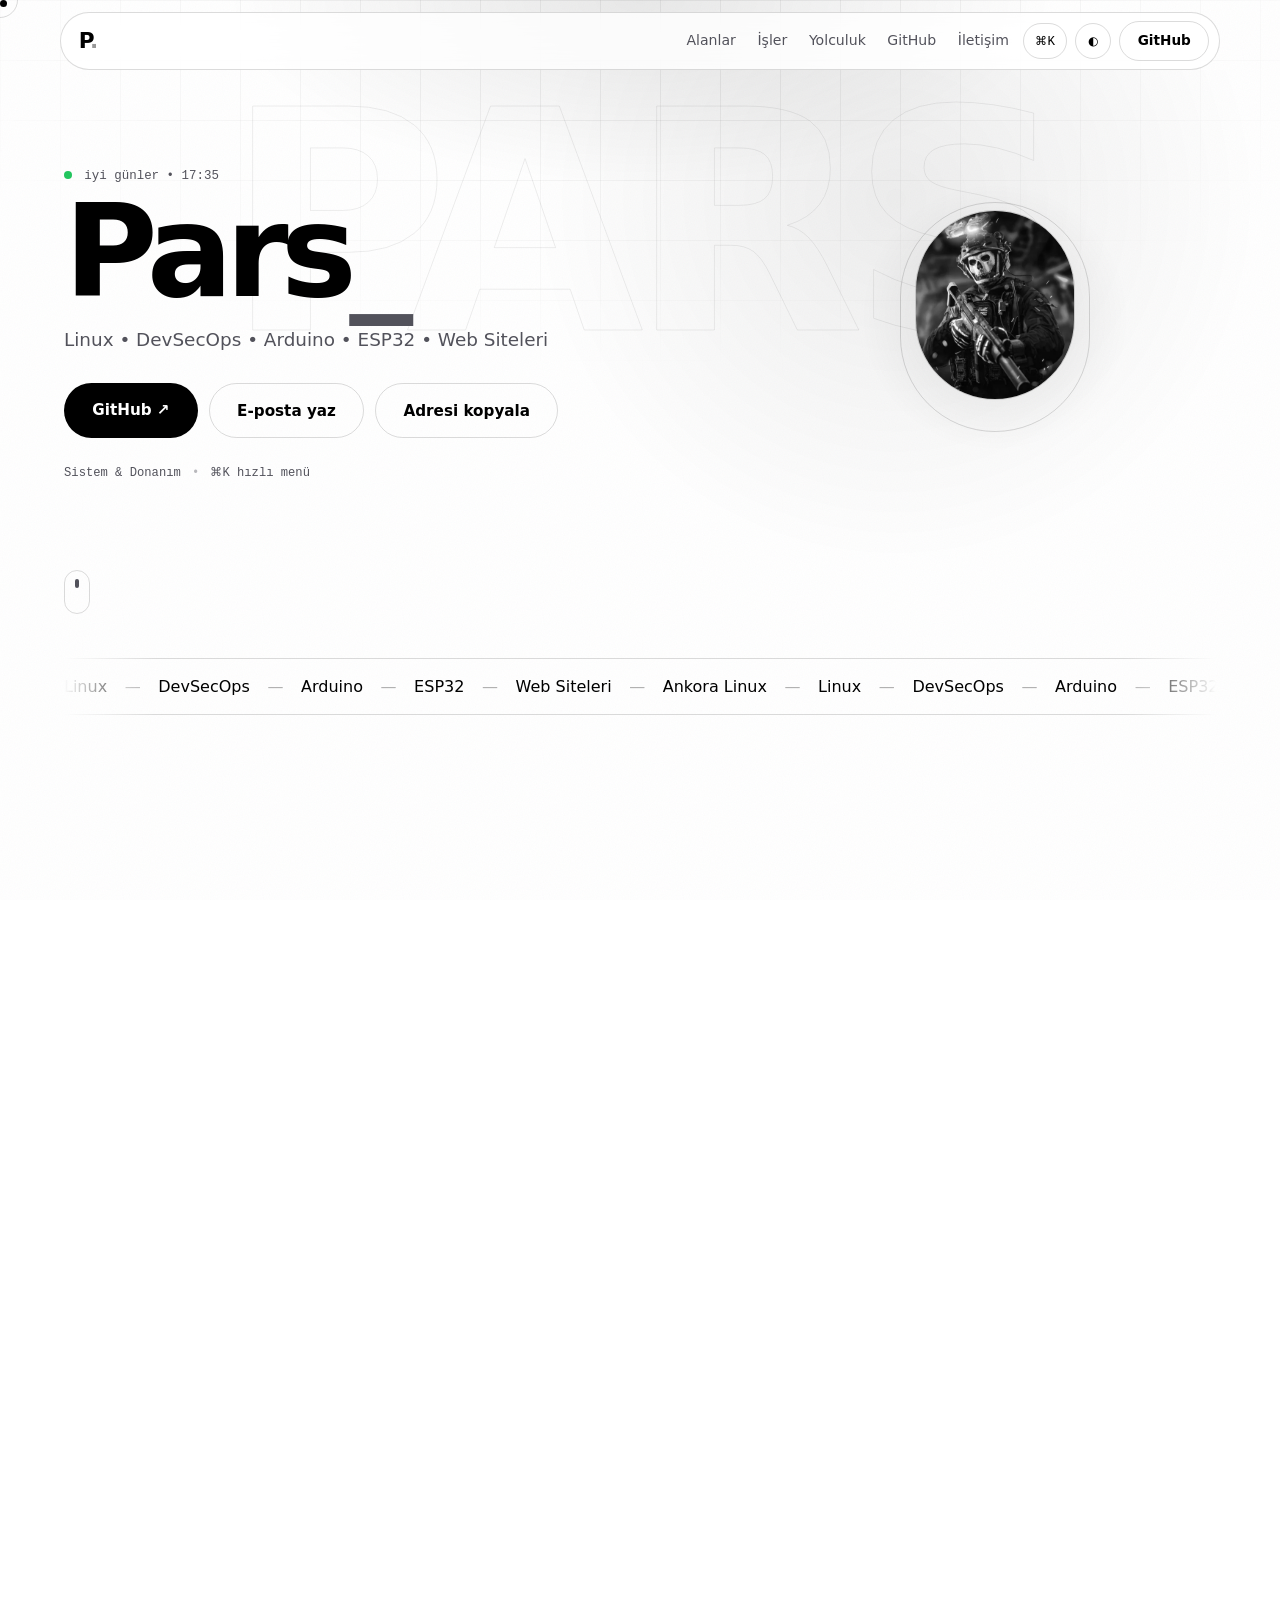
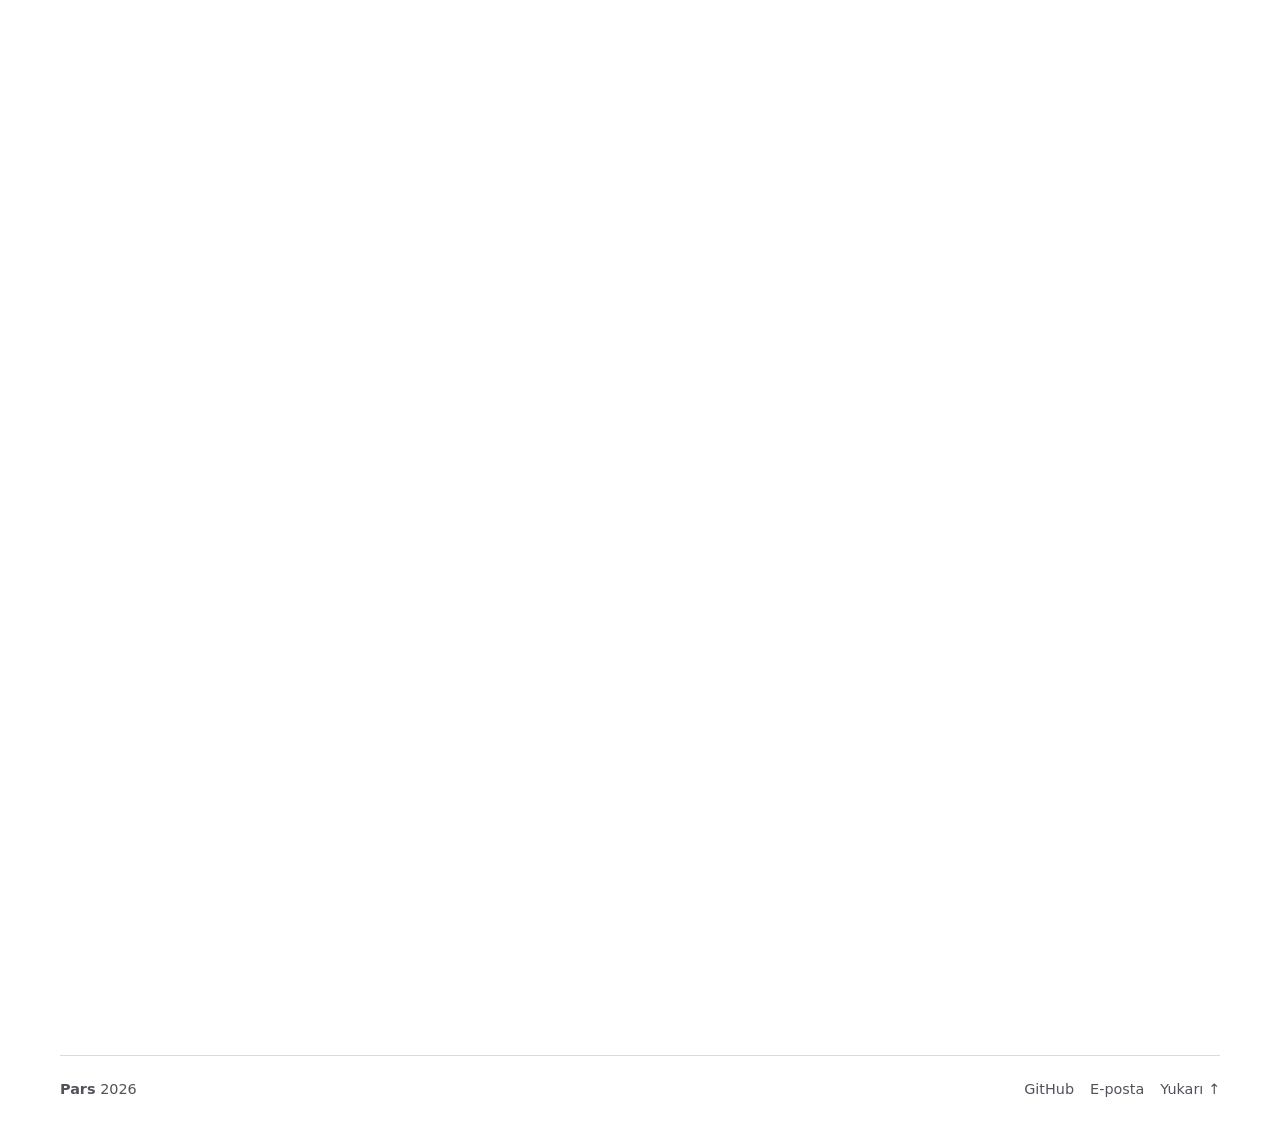
<file: index.html>
<!DOCTYPE html>
<html lang="tr">
<head>
<meta charset="UTF-8">
<meta name="viewport" content="width=device-width, initial-scale=1.0">
<title>Pars — Linux • DevSecOps • Arduino • ESP32 • Web</title>
<meta name="description" content="Pars: Linux, DevSecOps, Arduino, ESP32 ve Web Siteleri ile uğraşıyor. Denemeler, notlar ve iletişim.">
<meta name="theme-color" content="#000000">
<meta name="referrer" content="strict-origin-when-cross-origin">
<meta http-equiv="Content-Security-Policy" content="default-src 'self'; img-src 'self' data:; style-src 'self'; script-src 'self'; font-src 'self'; connect-src 'self' https://api.github.com; object-src 'none'; base-uri 'self'; form-action 'self' mailto:; frame-ancestors 'none'">
<meta property="og:title" content="Pars">
<meta property="og:description" content="Linux • DevSecOps • Arduino • ESP32 • Web Siteleri">
<meta property="og:type" content="website">
<meta property="og:image" content="assets/pp-512.jpg">
<link rel="icon" href="assets/pp-96.webp" type="image/webp">
<link rel="manifest" href="manifest.webmanifest">
<link rel="stylesheet" href="css/style.css">
</head>
<body>
<a class="skip" href="#icerik">İçeriğe atla</a>
<div class="imlec" id="imlec" aria-hidden="true"></div>
<div class="imlec-halka" id="imlecHalka" aria-hidden="true"></div>
<div class="arka" aria-hidden="true"><span class="izgara"></span><span class="isik"></span></div>
<div class="ilerleme" id="ilerleme" aria-hidden="true"></div>

<header class="nav" id="nav">
  <div class="nav-ic">
    <a class="logo" href="#top" aria-label="Ana sayfa">P<span>.</span></a>
    <nav class="links" id="navLinks" aria-label="Ana menü">
      <a href="#alanlar">Alanlar</a>
      <a href="#isler">İşler</a>
      <a href="#yolculuk">Yolculuk</a>
      <a href="#github">GitHub</a>
      <a href="#iletisim">İletişim</a>
    </nav>
    <div class="nav-end">
      <button class="komut-ac" id="komutAc" type="button" aria-label="Hızlı menüyü aç (Ctrl+K)">⌘K</button>
      <button class="theme" id="themeBtn" type="button" aria-label="Tema değiştir" aria-pressed="false">◐</button>
      <a class="btn kucuk" href="https://github.com/Parsozkn/" target="_blank" rel="noopener noreferrer">GitHub</a>
      <button class="burger" id="burger" type="button" aria-label="Menüyü aç" aria-expanded="false"><span></span><span></span><span></span></button>
    </div>
  </div>
</header>

<main id="icerik">
<!-- HERO -->
<section class="hero" id="top">
  <p class="dev-yazi" aria-hidden="true">PARS</p>
  <div class="hero-ic">
    <div class="hero-metin">
      <p class="merhaba"><span class="nokta" aria-hidden="true"></span> <span id="selam">merhaba</span> • <span id="saat">--:--</span></p>
      <h1>Pars</h1>
      <p class="rol">Linux • DevSecOps • Arduino • ESP32 • Web Siteleri</p>
      <div class="butonlar">
        <a class="btn birincil manyetik" href="https://github.com/Parsozkn/" target="_blank" rel="noopener noreferrer">GitHub ↗</a>
        <a class="btn hayalet manyetik" href="mailto:ankoralinux@proton.me">E-posta yaz</a>
        <button class="btn hayalet manyetik" id="epostaKopyala" type="button">Adresi kopyala</button>
      </div>
      <div class="hero-meta">
        <span>Sistem &amp; Donanım</span><i>•</i><span>⌘K hızlı menü</span>
      </div>
    </div>
    <div class="pp-kutu">
      <picture class="pp"><source srcset="assets/pp-512.webp" type="image/webp"><img src="assets/pp-512.jpg" alt="Pars" width="512" height="512" loading="eager" fetchpriority="high"></picture>
      <span class="halka" aria-hidden="true"></span>
    </div>
    <a class="kaydir" href="#alanlar" aria-label="Aşağı kaydır"><span></span></a>
  </div>
  <div class="serit" aria-hidden="true">
    <div class="serit-ic">
      <span>Linux</span><i>—</i><span>DevSecOps</span><i>—</i><span>Arduino</span><i>—</i><span>ESP32</span><i>—</i><span>Web Siteleri</span><i>—</i><span>Ankora Linux</span><i>—</i>
      <span>Linux</span><i>—</i><span>DevSecOps</span><i>—</i><span>Arduino</span><i>—</i><span>ESP32</span><i>—</i><span>Web Siteleri</span><i>—</i><span>Ankora Linux</span><i>—</i>
    </div>
  </div>
</section>

<!-- ALANLAR -->
<section class="bolum" id="alanlar">
  <p class="kicker">01 — Alanlar</p>
  <h2>Nelerle uğraşıyorum</h2>
  <div class="bento">
    <article class="kart tik" data-proje="linux" tabindex="0" role="button" aria-label="Linux detayını aç"><p class="no">01</p><h3>🐧 Linux</h3><p>Kurulum • Özelleştirme • Dağıtım denemeleri</p><span class="ac">Detay →</span></article>
    <article class="kart tik" data-proje="guvenlik" tabindex="0" role="button" aria-label="DevSecOps detayını aç"><p class="no">02</p><h3>🛡️ DevSecOps</h3><p>Sertleştirme • Güvenli pipeline</p><span class="ac">Detay →</span></article>
    <article class="kart tik" data-proje="arduino" tabindex="0" role="button" aria-label="Arduino detayını aç"><p class="no">03</p><h3>🔌 Arduino</h3><p>Devreler • Sensörler • Otomasyon</p><span class="ac">Detay →</span></article>
    <article class="kart tik" data-proje="esp32" tabindex="0" role="button" aria-label="ESP32 detayını aç"><p class="no">04</p><h3>📡 ESP32</h3><p>Kablosuz • Sensör düğümleri</p><span class="ac">Detay →</span></article>
    <article class="kart tik" data-proje="web" tabindex="0" role="button" aria-label="Web detayını aç"><p class="no">05</p><h3>🌐 Web Siteleri</h3><p>Hızlı • Sade • Modern arayüzler</p><span class="ac">Detay →</span></article>
  </div>
</section>

<!-- İŞLER -->
<section class="bolum" id="isler">
  <p class="kicker">02 — İşler</p>
  <h2>Seçili işler</h2>
  <div class="filtreler" role="group" aria-label="İşleri filtrele">
    <button type="button" data-filtre="all" aria-pressed="true">Tümü</button>
    <button type="button" data-filtre="sistem" aria-pressed="false">Sistem</button>
    <button type="button" data-filtre="donanim" aria-pressed="false">Donanım</button>
    <button type="button" data-filtre="web" aria-pressed="false">Web</button>
  </div>
  <article class="amiral tik" data-proje="ankora" data-kat="sistem" tabindex="0" role="button" aria-label="Ankora Linux detayını aç">
    <div>
      <p class="etiket">★ Öne çıkan</p>
      <h3>Ankora Linux</h3>
      <p>Debian tabanlı dağıtım çalışması.</p>
      <p class="devam">Detay →</p>
    </div>
    <p class="kod" aria-hidden="true">v2.0<br>test aşamasında</p>
  </article>
  <div class="proje-kartlari" id="projeKartlari">
    <article class="satir tik" data-proje="arduino" data-kat="donanim" tabindex="0" role="button" aria-label="Arduino detayını aç"><span class="s-no">01</span><h3>Arduino</h3><p>Devre denemeleri</p><span class="ok">→</span></article>
    <article class="satir tik" data-proje="esp32" data-kat="donanim" tabindex="0" role="button" aria-label="ESP32 detayını aç"><span class="s-no">02</span><h3>ESP32</h3><p>Sensör düğümleri</p><span class="ok">→</span></article>
    <article class="satir tik" data-proje="rom" data-kat="sistem" tabindex="0" role="button" aria-label="Android detayını aç"><span class="s-no">03</span><h3>Custom ROM</h3><p>Kurulum • Recovery</p><span class="ok">→</span></article>
    <article class="satir tik" data-proje="web" data-kat="web" tabindex="0" role="button" aria-label="Web detayını aç"><span class="s-no">04</span><h3>Web</h3><p>Bu site dahil</p><span class="ok">→</span></article>
    <article class="satir tik" data-proje="donanim" data-kat="donanim" tabindex="0" role="button" aria-label="Donanım detayını aç"><span class="s-no">05</span><h3>Eski Donanım</h3><p>Canlandırma</p><span class="ok">→</span></article>
    <article class="satir tik" data-proje="guvenlik" data-kat="sistem" tabindex="0" role="button" aria-label="DevSecOps detayını aç"><span class="s-no">06</span><h3>DevSecOps</h3><p>Sertleştirme notları</p><span class="ok">→</span></article>
  </div>
</section>

<!-- YOLCULUK -->
<section class="bolum" id="yolculuk">
  <p class="kicker">03 — Yolculuk</p>
  <h2>Kısa geçmiş</h2>
  <ol class="zaman">
    <li><strong>2026</strong><span>Ankora Linux denemesi • ESP32 ve Arduino ile daha fazla vakit • Custom ROM işleri</span></li>
    <li><strong>2025</strong><span>Linux özelleştirme • Android kurcalama • Web'e giriş denemeleri</span></li>
    <li><strong>Sonrası</strong><span>Sıradaki deneme için boşluk bıraktım.</span></li>
  </ol>
</section>

<!-- TERMİNAL -->
<section class="bolum" id="terminal">
  <p class="kicker">04 — Terminal</p>
  <h2>Hızlı sor</h2>
  <p class="soluk">Zararsız tanıtım kutusu: sadece listedeki kelimeleri yanıtlar. <code>yardim</code> yaz.</p>
  <div class="terminal" role="region" aria-label="Tanıtım terminali">
    <div class="term-ust"><span aria-hidden="true"></span><span aria-hidden="true"></span><span aria-hidden="true"></span><p>pars@site:~</p></div>
    <div class="term-govde" id="termGovde" aria-live="polite"></div>
    <form class="term-giris" id="termForm" autocomplete="off">
      <label class="sr" for="termInput">Komut yazın</label>
      <span aria-hidden="true">pars@site:~$</span>
      <input id="termInput" name="komut" type="text" maxlength="60" placeholder="yardim" spellcheck="false" autocomplete="off">
    </form>
  </div>
</section>

<!-- GITHUB CANLI -->
<section class="bolum" id="github">
  <p class="kicker">05 — GitHub</p>
  <h2>Canlı profil</h2>
  <p class="soluk" id="ghDurum">Yükleniyor…</p>
  <div class="gh-kartlar">
    <div class="gh-ozet">
      <div><small>Depo</small><strong id="ghRepo">—</strong></div>
      <div><small>Yıldız</small><strong id="ghYildiz">—</strong></div>
      <div><small>Takipçi</small><strong id="ghTakipci">—</strong></div>
      <a class="btn birincil" href="https://github.com/Parsozkn/" target="_blank" rel="noopener noreferrer">Profili aç ↗</a>
    </div>
    <div class="gh-diller">
      <small>Dil dağılımı</small>
      <ul id="ghDiller" aria-label="Dil dağılımı"><li class="soluk">Yükleniyor…</li></ul>
    </div>
    <ul class="gh-depolar" id="ghDepolar" aria-label="Son depolar"></ul>
  </div>
</section>

<!-- İLETİŞİM -->
<section class="bolum" id="iletisim">
  <p class="kicker">06 — İletişim</p>
  <h2>Ulaş</h2>
  <div class="iletisim-kartlari">
    <a class="iletisim-kart" href="https://github.com/Parsozkn/" target="_blank" rel="noopener noreferrer">
      <span><strong>GitHub</strong><span class="adres">github.com/Parsozkn</span></span>
      <span class="ok" aria-hidden="true">→</span>
    </a>
    <a class="iletisim-kart" href="mailto:ankoralinux@proton.me">
      <span><strong>E-posta</strong><span class="adres">ankoralinux@proton.me</span></span>
      <span class="ok" aria-hidden="true">→</span>
    </a>
  </div>
</section>
</main>

<footer class="footer">
  <p><strong>Pars</strong> <span class="soluk" id="yil">2026</span></p>
  <nav aria-label="Alt menü">
    <a href="https://github.com/Parsozkn/" target="_blank" rel="noopener noreferrer">GitHub</a>
    <a href="mailto:ankoralinux@proton.me">E-posta</a>
    <a href="#top">Yukarı ↑</a>
  </nav>
</footer>
<p class="toast" id="toast" role="status" aria-live="polite" hidden></p>

<button class="yukari" id="yukari" type="button" aria-label="Yukarı çık" hidden>↑</button>

<!-- KOMUT PALETİ -->
<div class="palet" id="palet" hidden role="dialog" aria-modal="true" aria-label="Hızlı menü">
  <div class="palet-kutu">
    <input id="paletInput" type="text" maxlength="60" placeholder="Git: alanlar, işler, github… veya e-posta kopyala" aria-label="Hızlı menüde ara" autocomplete="off" spellcheck="false">
    <ul id="paletListe" role="listbox" aria-label="Seçenekler"></ul>
    <p class="palet-ipucu">↑↓ seç • Enter git • Esc kapat</p>
  </div>
</div>

<!-- PROJE PENCERESİ -->
<div class="pencere" id="pencere" hidden role="dialog" aria-modal="true" aria-labelledby="pencereBaslik">
  <div class="pencere-kutu">
    <button class="kapat" id="pencereKapat" type="button" aria-label="Kapat">✕</button>
    <p class="kicker" id="pencereEtiket"></p>
    <h3 id="pencereBaslik"></h3>
    <div id="pencereIcerik"></div>
  </div>
</div>

<script src="js/main.js" defer></script>
</body>
</html>
</file>
<file: css/style.css>
/* Pars v2 — monokrom, premium, harici bağımlılık yok. */
:root{
  --bg:#000000; --bg2:#0A0A0A; --kart:rgba(255,255,255,.045); --kart-duz:#101010;
  --cizgi:rgba(255,255,255,.13); --yazi:#FFFFFF; --soluk:#A1A1A1;
  --yaricap:22px; --sans:system-ui,-apple-system,"Segoe UI",Roboto,"Helvetica Neue",Arial,sans-serif;
  --mono:ui-monospace,SFMono-Regular,Menlo,Consolas,monospace;
}
[data-tema="acik"]{--bg:#FFFFFF;--bg2:#F4F4F5;--kart:rgba(0,0,0,.035);--kart-duz:#FFFFFF;--cizgi:rgba(0,0,0,.14);--yazi:#000000;--soluk:#52525B}
*{box-sizing:border-box;margin:0;padding:0}
html{scroll-behavior:smooth;scroll-padding-top:96px}
body{background:var(--bg);color:var(--yazi);font-family:var(--sans);line-height:1.6;overflow-x:hidden;transition:background .3s,color .3s}
::selection{background:var(--yazi);color:var(--bg)}
.skip{position:absolute;left:-999px;background:#fff;color:#000;padding:.6rem;z-index:120}
.skip:focus{left:.5rem;top:.5rem}
.sr{position:absolute;width:1px;height:1px;overflow:hidden;clip:rect(0 0 0 0)}
a{color:inherit}
code{font-family:var(--mono);border:1px solid var(--cizgi);border-radius:6px;padding:.05rem .4rem;font-size:.85em}
/* ÖZEL İMLEÇ */
.imlec,.imlec-halka{position:fixed;top:0;left:0;pointer-events:none;z-index:150;border-radius:50%;display:none}
.imlec{width:7px;height:7px;background:var(--yazi)}
.imlec-halka{width:36px;height:36px;border:1px solid var(--cizgi);transition:width .2s,height .2s,border-color .2s}
body.imlec-acik .imlec,body.imlec-acik .imlec-halka{display:block}
body.imlec-buyuk .imlec-halka{width:60px;height:60px;border-color:var(--yazi)}
@media(pointer:fine){body.imlec-acik{cursor:none}body.imlec-acik a,body.imlec-acik button{cursor:none}}
/* DOKU */
.arka::after{content:"";position:absolute;inset:0;opacity:.05;background-image:url("data:image/svg+xml,%3Csvg xmlns='http://www.w3.org/2000/svg' width='140' height='140'%3E%3Cfilter id='n'%3E%3CfeTurbulence type='fractalNoise' baseFrequency='.85'/%3E%3C/filter%3E%3Crect width='140' height='140' filter='url(%23n)'/%3E%3C/svg%3E")}
/* ARKA + İLERLEME */
.arka{position:fixed;inset:0;z-index:-1}
.izgara{position:absolute;inset:0;background-image:linear-gradient(rgba(255,255,255,.05) 1px,transparent 1px),linear-gradient(90deg,rgba(255,255,255,.05) 1px,transparent 1px);background-size:60px 60px;mask-image:radial-gradient(ellipse 80% 55% at 50% 0%,#000 20%,transparent 75%)}
[data-tema="acik"] .izgara{background-image:linear-gradient(rgba(0,0,0,.06) 1px,transparent 1px),linear-gradient(90deg,rgba(0,0,0,.06) 1px,transparent 1px)}
.isik{position:absolute;top:-200px;left:50%;transform:translateX(-50%);width:min(900px,94vw);height:400px;background:radial-gradient(ellipse,rgba(255,255,255,.13),transparent 65%)}
[data-tema="acik"] .isik{background:radial-gradient(ellipse,rgba(0,0,0,.09),transparent 65%)}
.ilerleme{position:fixed;top:0;left:0;height:2px;width:0;background:var(--yazi);z-index:110}
/* NAV */
.nav{position:sticky;top:12px;z-index:60;margin:12px auto 0;width:min(1160px,94vw)}
.nav-ic{display:flex;align-items:center;gap:.8rem;background:color-mix(in srgb,var(--kart-duz) 78%,transparent);backdrop-filter:blur(18px);-webkit-backdrop-filter:blur(18px);border:1px solid var(--cizgi);border-radius:99px;padding:.5rem .6rem .5rem 1.1rem}
.logo{font-weight:800;font-size:1.35rem;text-decoration:none;letter-spacing:-.02em}
.logo span{opacity:.4}
.links{display:flex;gap:1.15rem;margin-left:auto}
.links a{text-decoration:none;color:var(--soluk);font-size:.88rem;font-weight:500;padding:.3rem .1rem;border-bottom:2px solid transparent}
.links a:hover{color:var(--yazi)}
.links a.aktif{color:var(--yazi);border-bottom-color:var(--yazi)}
.nav-end{display:flex;align-items:center;gap:.5rem}
.komut-ac,.theme{background:none;border:1px solid var(--cizgi);color:var(--yazi);border-radius:99px;height:36px;min-width:36px;padding:0 .7rem;cursor:pointer;font-family:var(--mono);font-size:.78rem}
.komut-ac:hover,.theme:hover{border-color:var(--yazi)}
.burger{display:none;background:none;border:0;flex-direction:column;gap:5px;padding:.5rem;cursor:pointer}
.burger span{width:22px;height:2px;background:var(--yazi);display:block}
/* BUTON */
.btn{display:inline-block;padding:.9rem 1.7rem;border-radius:99px;text-decoration:none;font-weight:650;font-size:.95rem;border:1px solid transparent;cursor:pointer;transition:transform .15s,opacity .2s;background:none;color:var(--yazi);font-family:var(--sans)}
.btn:active{transform:scale(.98)}
.birincil{background:var(--yazi);color:var(--bg)}
.birincil:hover{opacity:.88}
.hayalet{border-color:var(--cizgi)}
.hayalet:hover{border-color:var(--yazi)}
.kucuk{padding:.5rem 1.1rem;font-size:.85rem;border:1px solid var(--cizgi);border-radius:99px}
/* HERO */
.hero{padding:5rem 5vw 0;text-align:left;position:relative;overflow:hidden}
.hero::before{content:"";position:absolute;inset:0;background:radial-gradient(560px circle at var(--hx,70%) var(--hy,20%),rgba(255,255,255,.08),transparent 65%);pointer-events:none}
[data-tema="acik"] .hero::before{background:radial-gradient(560px circle at var(--hx,70%) var(--hy,20%),rgba(0,0,0,.07),transparent 65%)}
.dev-yazi{position:absolute;top:0;left:50%;transform:translateX(-50%);font-size:clamp(6rem,24vw,20rem);font-weight:800;letter-spacing:-.05em;line-height:1;color:transparent;-webkit-text-stroke:1px var(--cizgi);opacity:.5;pointer-events:none;user-select:none;white-space:nowrap}
.hero-ic{width:min(1160px,100%);margin:0 auto;position:relative;display:grid;grid-template-columns:1.2fr .8fr;gap:3rem;align-items:center}
.hero-metin{min-width:0}
.hero-metin>*{opacity:0;animation:giris .7s forwards}
.hero-metin>*:nth-child(1){animation-delay:.05s}
.hero-metin>*:nth-child(2){animation-delay:.12s}
.hero-metin>*:nth-child(3){animation-delay:.2s}
.hero-metin>*:nth-child(4){animation-delay:.28s}
.hero-metin>*:nth-child(5){animation-delay:.36s}
.pp-kutu{opacity:0;animation:giris .7s .3s forwards;transform-style:preserve-3d;will-change:transform}
@keyframes giris{from{opacity:0;transform:translateY(26px)}to{opacity:1;transform:none}}
.pp-kutu{position:relative;width:190px;height:230px;margin:0 auto}
.pp img{width:160px;height:190px;object-fit:cover;border-radius:90px;border:1px solid var(--cizgi);display:block;margin:8px auto;filter:grayscale(1);transition:transform .35s}
.pp-kutu:hover .pp img{transform:scale(1.04) rotate(-1deg)}
.halka{position:absolute;inset:0;border-radius:95px;border:1px solid var(--cizgi);animation:halka 3.2s ease-out infinite}
@keyframes halka{0%{transform:scale(.92);opacity:.9}100%{transform:scale(1.12);opacity:0}}
.merhaba{font-family:var(--mono);font-size:.78rem;color:var(--soluk);margin:1.1rem 0 .4rem}
.nokta{display:inline-block;width:8px;height:8px;border-radius:50%;background:#22c55e;margin-right:.3rem;animation:nabiz 2s infinite}
@keyframes nabiz{50%{opacity:.35}}
.hero h1{font-size:clamp(4rem,10vw,8.5rem);letter-spacing:-.06em;line-height:.9;font-weight:800}
.hero h1::after{content:"_";animation:imlec 1.1s steps(1) infinite;color:var(--soluk)}
@keyframes imlec{50%{opacity:0}}
.rol{margin-top:1rem;color:var(--soluk);font-size:clamp(.95rem,2.4vw,1.15rem)}
.butonlar{display:flex;gap:.7rem;margin-top:1.8rem;flex-wrap:wrap}
.hero-meta{display:flex;gap:.7rem;align-items:center;margin-top:1.6rem;font-family:var(--mono);font-size:.76rem;color:var(--soluk);flex-wrap:wrap}
.hero-meta i{opacity:.4;font-style:normal}
.kaydir{display:inline-block;margin-top:2.4rem;width:26px;height:44px;border:1px solid var(--cizgi);border-radius:99px;position:relative;grid-column:1/-1;justify-self:start}
.kaydir span{position:absolute;top:8px;left:50%;width:4px;height:9px;margin-left:-2px;border-radius:4px;background:var(--soluk);animation:tekerlek 1.8s infinite}
@keyframes tekerlek{0%{transform:translateY(0);opacity:1}70%{transform:translateY(14px);opacity:0}100%{opacity:0}}
/* ŞERİT */
.serit{width:min(1160px,100%);margin:2.8rem auto 0;border-top:1px solid var(--cizgi);border-bottom:1px solid var(--cizgi);overflow:hidden;padding:.9rem 0;mask-image:linear-gradient(90deg,transparent,#000 8%,#000 92%,transparent)}
.serit-ic{display:flex;gap:1.1rem;white-space:nowrap;width:max-content;animation:kay 26s linear infinite;font-size:1rem}
.serit:hover .serit-ic{animation-play-state:paused}
.serit-ic i{opacity:.3;font-style:normal}
@keyframes kay{to{transform:translateX(-50%)}}
/* ODAKLANMA */
a:focus-visible,button:focus-visible,input:focus-visible,[tabindex]:focus-visible{outline:2px solid var(--yazi);outline-offset:3px;border-radius:6px}
/* BÖLÜM */
.bolum{width:min(1160px,100%);margin:0 auto;padding:4rem 5vw;opacity:0;transform:translateY(26px);transition:opacity .6s,transform .6s}
.bolum.gorunur{opacity:1;transform:none}
.bolum.gorunur .kart{animation:kart-giris .55s both}
.bolum.gorunur .kart:nth-child(2){animation-delay:.06s}
.bolum.gorunur .kart:nth-child(3){animation-delay:.12s}
.bolum.gorunur .kart:nth-child(4){animation-delay:.18s}
.bolum.gorunur .kart:nth-child(5){animation-delay:.24s}
.bolum.gorunur .kart:nth-child(6){animation-delay:.3s}
@keyframes kart-giris{from{opacity:0;transform:translateY(22px)}to{opacity:1;transform:none}}
.kicker{font-family:var(--mono);font-size:.76rem;letter-spacing:.18em;color:var(--soluk);margin-bottom:.5rem}
.bolum h2{font-size:clamp(1.9rem,4.5vw,3rem);letter-spacing:-.03em;margin-bottom:.4rem}
.soluk{color:var(--soluk)}
/* KARTLAR */
.bento{display:grid;grid-template-columns:repeat(5,1fr);gap:.8rem;margin-top:1.4rem}
.kart{background:var(--kart);backdrop-filter:blur(14px);border:1px solid var(--cizgi);border-radius:var(--yaricap);padding:1.5rem 1.3rem;transition:transform .2s,border-color .2s;position:relative;overflow:hidden}
.kart::before{content:"";position:absolute;inset:0;background:radial-gradient(340px circle at var(--mx,50%) var(--my,50%),rgba(255,255,255,.12),transparent 65%);opacity:0;transition:opacity .25s;pointer-events:none}
[data-tema="acik"] .kart::before{background:radial-gradient(340px circle at var(--mx,50%) var(--my,50%),rgba(0,0,0,.09),transparent 65%)}
.kart:hover::before{opacity:1}
.kart:hover{transform:translateY(-4px);border-color:var(--yazi)}
.kart .no{font-family:var(--mono);font-size:.75rem;color:var(--soluk)}
.kart h3{font-size:1.12rem;margin:.4rem 0 .3rem}
.kart p{color:var(--soluk);font-size:.87rem}
.kart .ac{display:inline-block;margin-top:.8rem;font-size:.8rem;font-family:var(--mono);opacity:.7}
/* FİLTRE + İŞLER */
.filtreler{display:flex;gap:.5rem;flex-wrap:wrap;margin:1.2rem 0}
.filtreler button{background:none;border:1px solid var(--cizgi);color:var(--soluk);border-radius:99px;padding:.5rem 1.1rem;cursor:pointer;font-size:.85rem;font-family:var(--sans)}
.filtreler button[aria-pressed="true"]{background:var(--yazi);color:var(--bg);border-color:var(--yazi)}
.amiral{display:grid;grid-template-columns:1fr auto;gap:1rem;align-items:center;background:var(--yazi);color:var(--bg);border-radius:26px;padding:2.2rem;cursor:pointer;transition:transform .2s;margin-bottom:.8rem}
.amiral:hover{transform:translateY(-3px)}
.amiral .etiket{font-family:var(--mono);font-size:.75rem;opacity:.6}
.amiral h3{font-size:clamp(2rem,5vw,3.2rem);letter-spacing:-.03em}
.amiral p{opacity:.7}
.amiral .devam{font-weight:700;opacity:1;margin-top:.6rem}
.kod{font-family:var(--mono);font-size:.8rem;border:1px solid currentColor;border-radius:14px;padding:1rem 1.2rem;opacity:.75;text-align:center}
.proje-kartlari{display:grid;gap:0;margin-top:.4rem;border-top:1px solid var(--cizgi)}
.satir{display:grid;grid-template-columns:64px 1fr auto 40px;gap:1rem;align-items:center;padding:1.3rem .6rem;border-bottom:1px solid var(--cizgi);cursor:pointer;transition:padding .25s,background .25s}
.satir:hover{padding-left:1.1rem;background:var(--kart)}
.satir .s-no{font-family:var(--mono);font-size:.8rem;color:var(--soluk)}
.satir h3{font-size:clamp(1.4rem,3vw,2rem);letter-spacing:-.02em;font-weight:750}
.satir p{color:var(--soluk);font-size:.88rem;text-align:right}
.satir .ok{font-size:1.3rem;color:var(--soluk);transition:transform .25s}
.satir:hover .ok{transform:translateX(6px);color:var(--yazi)}
.tik{cursor:pointer}
.gizli{display:none!important}
/* ZAMAN */
.zaman{list-style:none;margin-top:1.4rem;display:grid;gap:.9rem;position:relative}
.zaman li{display:grid;grid-template-columns:96px 1fr;gap:1rem;border:1px solid var(--cizgi);background:var(--kart);border-radius:16px;padding:1.1rem 1.2rem}
.zaman strong{font-size:1.35rem;letter-spacing:-.01em}
.zaman span{color:var(--soluk)}
/* TERMİNAL */
.terminal{background:rgba(10,10,10,.92);border:1px solid var(--cizgi);border-radius:18px;overflow:hidden;margin-top:1.2rem;color:#E7E7E7}
[data-tema="acik"] .terminal{background:#0A0A0A;color:#E7E7E7}
.term-ust{display:flex;gap:.5rem;align-items:center;background:#161616;padding:.7rem 1rem}
.term-ust span{width:11px;height:11px;border-radius:50%;background:#3a3a3a}
.term-ust span:first-child{background:#FF5F57}.term-ust span:nth-child(2){background:#FEBC2E}.term-ust span:nth-child(3){background:#28C840}
.term-ust p{margin-left:.6rem;font-family:var(--mono);font-size:.78rem;color:#8E8E93}
.term-govde{min-height:200px;max-height:300px;overflow-y:auto;padding:1rem;font-family:var(--mono);font-size:.87rem;line-height:1.85}
.term-giris{display:flex;gap:.6rem;padding:.8rem 1rem;border-top:1px solid #262626;font-family:var(--mono)}
.term-giris span{color:#22c55e;white-space:nowrap}
.term-giris input{flex:1;background:none;border:0;outline:0;color:#fff;font-family:inherit}
/* GITHUB */
.gh-kartlar{margin-top:1.2rem;display:grid;gap:.8rem}
.gh-ozet{display:grid;grid-template-columns:1fr 1fr 1fr auto;gap:.8rem;align-items:center;border:1px solid var(--cizgi);border-radius:18px;padding:1.3rem;background:var(--kart)}
.gh-ozet small{display:block;font-family:var(--mono);font-size:.72rem;color:var(--soluk)}
.gh-ozet strong{font-size:1.6rem;letter-spacing:-.02em}
.gh-depolar{list-style:none;display:grid;grid-template-columns:1fr 1fr;gap:.8rem}
.gh-depolar a{display:block;text-decoration:none;border:1px solid var(--cizgi);border-radius:16px;padding:1.1rem;background:var(--kart);transition:transform .2s,border-color .2s}
.gh-depolar a:hover{transform:translateY(-3px);border-color:var(--yazi)}
.gh-depolar strong{display:block;font-size:1rem}
.gh-depolar span{display:block;color:var(--soluk);font-size:.83rem;margin-top:.3rem}
.gh-depolar small{font-family:var(--mono);font-size:.75rem;color:var(--soluk)}
/* DİL DAĞILIMI */
.gh-diller{border:1px solid var(--cizgi);border-radius:18px;padding:1.3rem;background:var(--kart)}
.gh-diller small{font-family:var(--mono);font-size:.72rem;color:var(--soluk)}
.gh-diller ul{list-style:none;margin-top:.9rem;display:grid;gap:.65rem}
.gh-diller li{display:grid;grid-template-columns:110px 1fr 44px;gap:.8rem;align-items:center;font-size:.85rem}
.gh-diller .cubuk{height:8px;border:1px solid var(--cizgi);border-radius:99px;overflow:hidden}
.gh-diller .cubuk i{display:block;height:100%;width:0;background:var(--yazi);border-radius:99px;transition:width 1s}
.gh-diller .yuzde{font-family:var(--mono);font-size:.76rem;color:var(--soluk);text-align:right}
/* HERO PARLAMASI */
.pp-kutu::after{content:"";position:absolute;inset:-40px;background:radial-gradient(circle,rgba(255,255,255,.14),transparent 65%);z-index:-1;animation:nefes 4s ease-in-out infinite}
[data-tema="acik"] .pp-kutu::after{background:radial-gradient(circle,rgba(0,0,0,.1),transparent 65%)}
@keyframes nefes{50%{transform:scale(1.15);opacity:.6}}
/* İLETİŞİM */
.iletisim-kartlari{display:grid;grid-template-columns:1fr 1fr;gap:.8rem;margin-top:1.2rem}
.iletisim-kart{display:flex;align-items:center;justify-content:space-between;gap:1rem;background:var(--kart);border:1px solid var(--cizgi);border-radius:20px;padding:1.5rem;text-decoration:none;transition:transform .2s,border-color .2s}
.iletisim-kart:hover{transform:translateY(-3px);border-color:var(--yazi)}
.iletisim-kart strong{display:block;font-size:1.05rem}
.adres{display:block;font-family:var(--mono);font-size:.88rem;color:var(--soluk);word-break:break-all}
.ok{font-size:1.4rem;color:var(--soluk)}
/* FOOTER + YUKARI + TOAST */
.footer{width:min(1160px,94vw);margin:1rem auto 2rem;display:flex;justify-content:space-between;gap:1rem;flex-wrap:wrap;border-top:1px solid var(--cizgi);padding-top:1.4rem;color:var(--soluk);font-size:.9rem}
.toast{position:fixed;bottom:22px;left:50%;transform:translateX(-50%) translateY(20px);z-index:120;background:var(--yazi);color:var(--bg);font-size:.88rem;font-weight:600;border-radius:99px;padding:.7rem 1.3rem;opacity:0;transition:opacity .3s,transform .3s;pointer-events:none}
.toast[hidden]{display:none}
.toast.goster{opacity:1;transform:translateX(-50%) translateY(0)}
.footer nav{display:flex;gap:1rem}
.footer a{text-decoration:none}
.yukari{position:fixed;right:18px;bottom:18px;z-index:70;width:46px;height:46px;border-radius:50%;border:1px solid var(--cizgi);background:var(--kart-duz);color:var(--yazi);cursor:pointer;font-size:1.1rem}
.yukari[hidden]{display:none}
/* PALET */
.palet{position:fixed;inset:0;z-index:100;background:rgba(0,0,0,.6);backdrop-filter:blur(8px);display:grid;justify-items:center;align-items:start;padding-top:14vh;padding-left:1rem;padding-right:1rem}
.palet[hidden]{display:none}
.palet-kutu{width:min(560px,100%);background:var(--bg2);border:1px solid var(--cizgi);border-radius:18px;padding:.8rem;box-shadow:0 30px 90px rgba(0,0,0,.5)}
.palet-kutu input{width:100%;background:none;border:0;outline:0;color:var(--yazi);font-size:1rem;padding:.7rem .6rem;font-family:var(--sans)}
#paletListe{list-style:none;max-height:300px;overflow:auto;margin-top:.4rem}
#paletListe li{padding:.7rem .8rem;border-radius:12px;cursor:pointer;display:flex;justify-content:space-between;gap:1rem;font-size:.93rem}
#paletListe li small{color:var(--soluk);font-family:var(--mono)}
#paletListe li.secilmis,#paletListe li:hover{background:var(--kart)}
.palet-ipucu{font-size:.75rem;color:var(--soluk);font-family:var(--mono);padding:.6rem .4rem 0}
/* PENCERE */
.pencere{position:fixed;inset:0;background:rgba(0,0,0,.7);backdrop-filter:blur(10px);display:grid;place-items:center;padding:1rem;z-index:90}
[data-tema="acik"] .pencere{background:rgba(255,255,255,.7)}
.pencere[hidden]{display:none}
.pencere-kutu{width:min(620px,100%);max-height:85vh;overflow:auto;background:var(--bg2);color:var(--yazi);border:1px solid var(--cizgi);border-radius:22px;padding:2rem;position:relative}
.kapat{position:absolute;top:1rem;right:1rem;border:1px solid var(--cizgi);background:none;color:var(--yazi);border-radius:50%;width:36px;height:36px;cursor:pointer}
/* KAYDIRMA ÇUBUĞU */
::-webkit-scrollbar{width:10px}
::-webkit-scrollbar-track{background:var(--bg)}
::-webkit-scrollbar-thumb{background:var(--cizgi);border-radius:99px}
::-webkit-scrollbar-thumb:hover{background:var(--soluk)}
/* MOBİL */
@media(max-width:920px){
  .hero-ic{grid-template-columns:1fr;gap:2rem;text-align:left}
  .pp-kutu{margin:0}
  .bento{grid-template-columns:repeat(2,1fr)}
  .iletisim-kartlari,.gh-depolar{grid-template-columns:1fr 1fr}
  .gh-ozet{grid-template-columns:1fr 1fr}
  .amiral{grid-template-columns:1fr}
  .links{position:fixed;top:72px;left:50%;transform:translateX(-50%);flex-direction:column;background:var(--kart-duz);border:1px solid var(--cizgi);border-radius:16px;padding:1.2rem 2rem;display:none;width:92vw;text-align:center;z-index:65}
  .nav.acik .links{display:flex}
  .burger{display:flex}
}
@media(max-width:560px){.bento,.iletisim-kartlari,.gh-depolar{grid-template-columns:1fr}.satir{grid-template-columns:44px 1fr 32px}.satir p{display:none}}
@media(prefers-reduced-motion:reduce){*{animation:none!important;transition:none!important;scroll-behavior:auto!important}.bolum{opacity:1;transform:none}.serit-ic{animation:none}.halka{display:none}.imlec,.imlec-halka{display:none}}
</file>
